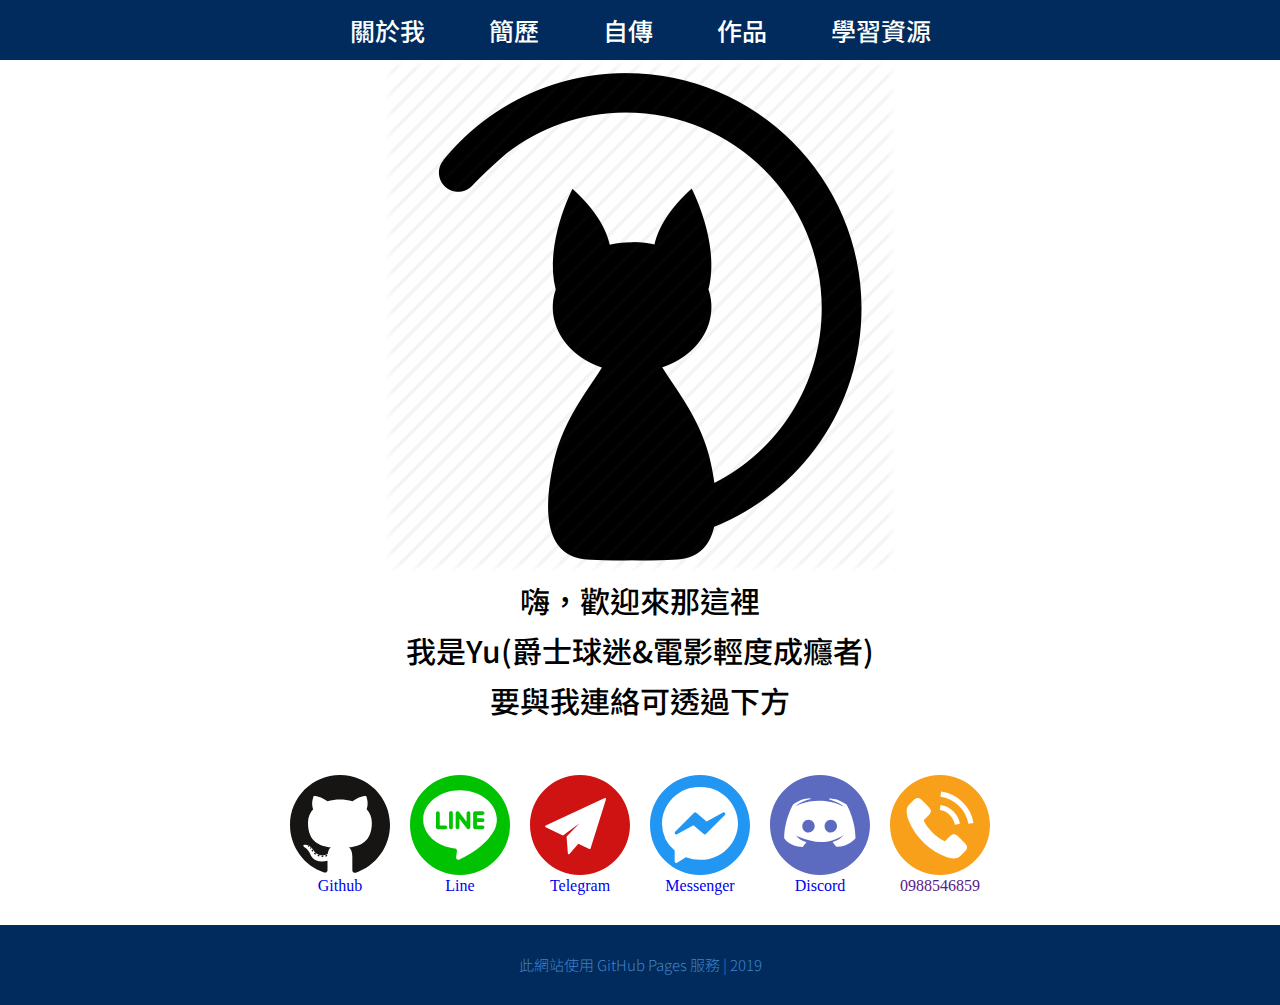
<file: index.html>
﻿<!DOCTYPE html>
<html>
<head>
    
	<title>TinU</title>

    <link href="https://fonts.googleapis.com/css?family=Noto+Sans+TC:300,500,900&display=swap&subset=chinese-traditional" rel="stylesheet">
 
    <link rel="stylesheet" href="css/cssreset.css" type="text/css">
    <link rel="stylesheet" href="css/style.css" type="text/css">   
</head>
<body>
    
    <div class="wrapper">
        <header>
                <ul>
                    <li><a class="nav_item" href="https://tinulink.github.io/">關於我</a></li>
                    <li><a class="nav_item" href="https://tinulink.github.io/pages_resume">簡歷</a></li>
                    <li><a class="nav_item" href="https://tinulink.github.io/pages_autobiography">自傳</a></li>
                    <li><a class="nav_item" href="https://tinulink.github.io/cworks">作品</a></li>
                    <li><a class="nav_item" href="#">學習資源</a></li>
                </ul>
        </header>

        <div style="text-align: center; position: relative;">
            <img src="img/face.png" alt="face">
            <h2>嗨，歡迎來那這裡<br>我是Yu(爵士球迷&電影輕度成癮者)<br>要與我連絡可透過下方</h2>
        </div>

        <div style="height: 50px; "></div>
        
        <div class="widthctrl">
            <div class="container_flex">
                <div><a href="https://github.com/TinULink"><img class="social_ico" src="img/socail_github.svg"><h5>Github</h5></a></div>
                <div><a href="https://line.me/ti/p/YLjtEjp0ch"><img class="social_ico" src="img/socail_line.svg"><h5>Line</h5></a></div>
                <div><a href="https://t.me/TinULink"><img class="social_ico" src="img/socail_email.svg"><h5>Telegram</h5></a></div>
                <div><a href="http://m.me/stygianlong"><img class="social_ico" src="img/socail_messenger.svg"><h5>Messenger</h5></a></div>
                <div><a href="https://discord.gg/ypWWgRS"><img class="social_ico" src="img/socail_discord.svg"><h5>Discord</h5></a></div>
                <div><a href=""><img class="social_ico" src="img/socail_phone.svg"><h5>0988546859</h5></a></div>
            </div>
        </div>

        <footer>
                <span>此網站使用 GitHub Pages 服務 | 2019</span>
        </footer>
    </div>

</body>
</html>
</file>
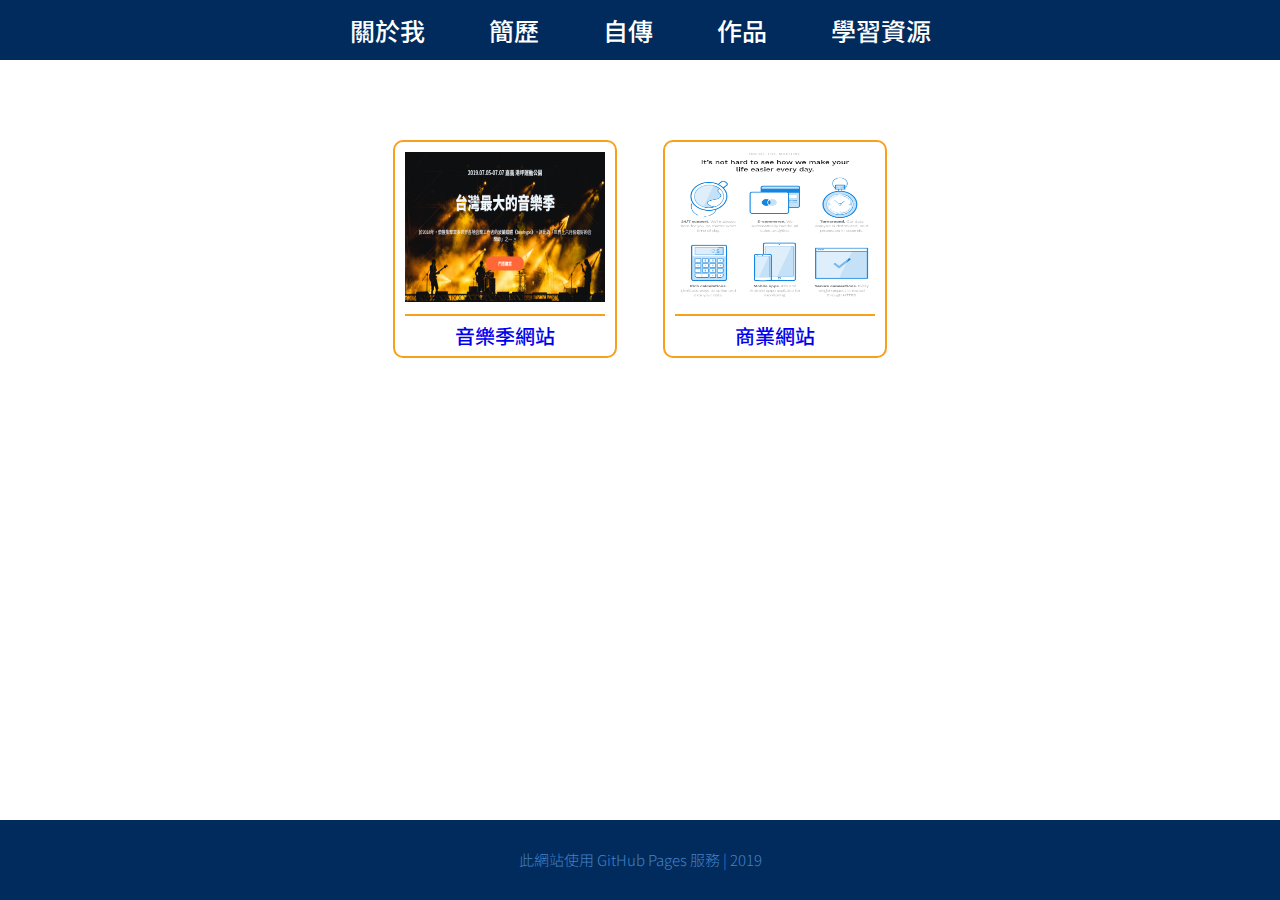
<file: cworks/index.html>
<!DOCTYPE html>
<head>
	<meta http-equiv="Content-Type" content="text/html; charset=UTF-8" />
	<title>作品</title>
	<link rel="stylesheet" href="css/cssreset.css">
	<link rel="stylesheet" href="css/style.css">
	<link href="https://fonts.googleapis.com/css?family=Noto+Sans+TC:300,500,900&amp;display=swap&amp;subset=chinese-traditional" rel="stylesheet">
	<link href="https://fonts.googleapis.com/css?family=Noto+Serif+TC:400,600&display=swap" rel="stylesheet">
</head>
<body>
	<div class="wrapper">

		<header>
				<ul>
					<li><a class="nav_item" href="https://tinulink.github.io/">關於我</a></li>
					<li><a class="nav_item" href="https://tinulink.github.io/pages_resume">簡歷</a></li>
					<li><a class="nav_item" href="https://tinulink.github.io/pages_autobiography">自傳</a></li>
					<li><a class="nav_item" href="https://tinulink.github.io/cworks">作品</a></li>
					<li><a class="nav_item" href="#">學習資源</a></li>
				</ul>
		</header>

		<div class="widthctrl">
			<div class="container_flex">
				<div class="flex_item">
					<a target="_blank" href="https://tinulink.github.io/cworks/01">
						<img src="img/c01.png"">
						<hr style="border: 1px solid #f9a01b;">
						<div>音樂季網站</div>
					</a>
				</div>
				<div class="flex_item">
					<a target="_blank" href="https://tinulink.github.io/cworks/02">
						<img src="img/c02.png"">
						<hr style="border: 1px solid #f9a01b;">
						<div>商業網站</div>
					</a>
				</div>
			</div>
		</div>
	<footer>
			<span>此網站使用 GitHub Pages 服務 | 2019</span>
	</footer>
</div>

</body>
</html>
</file>
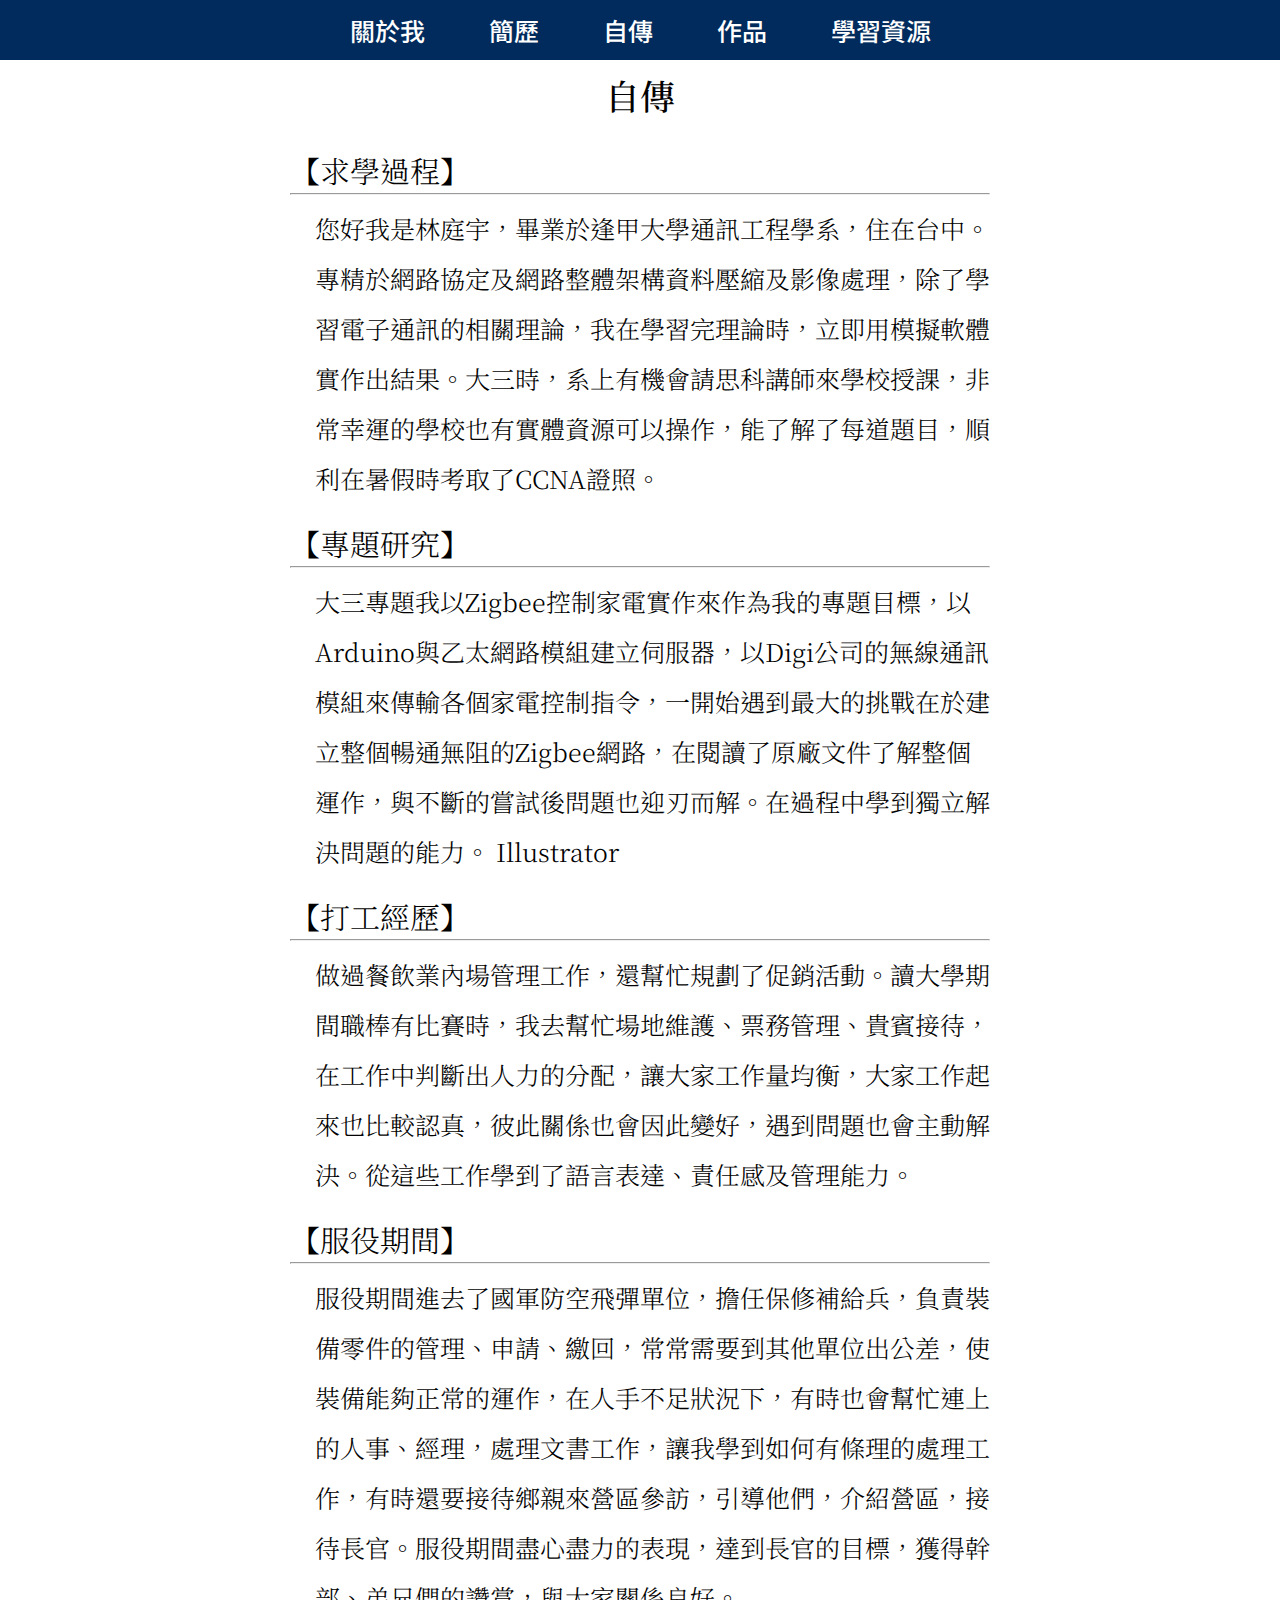
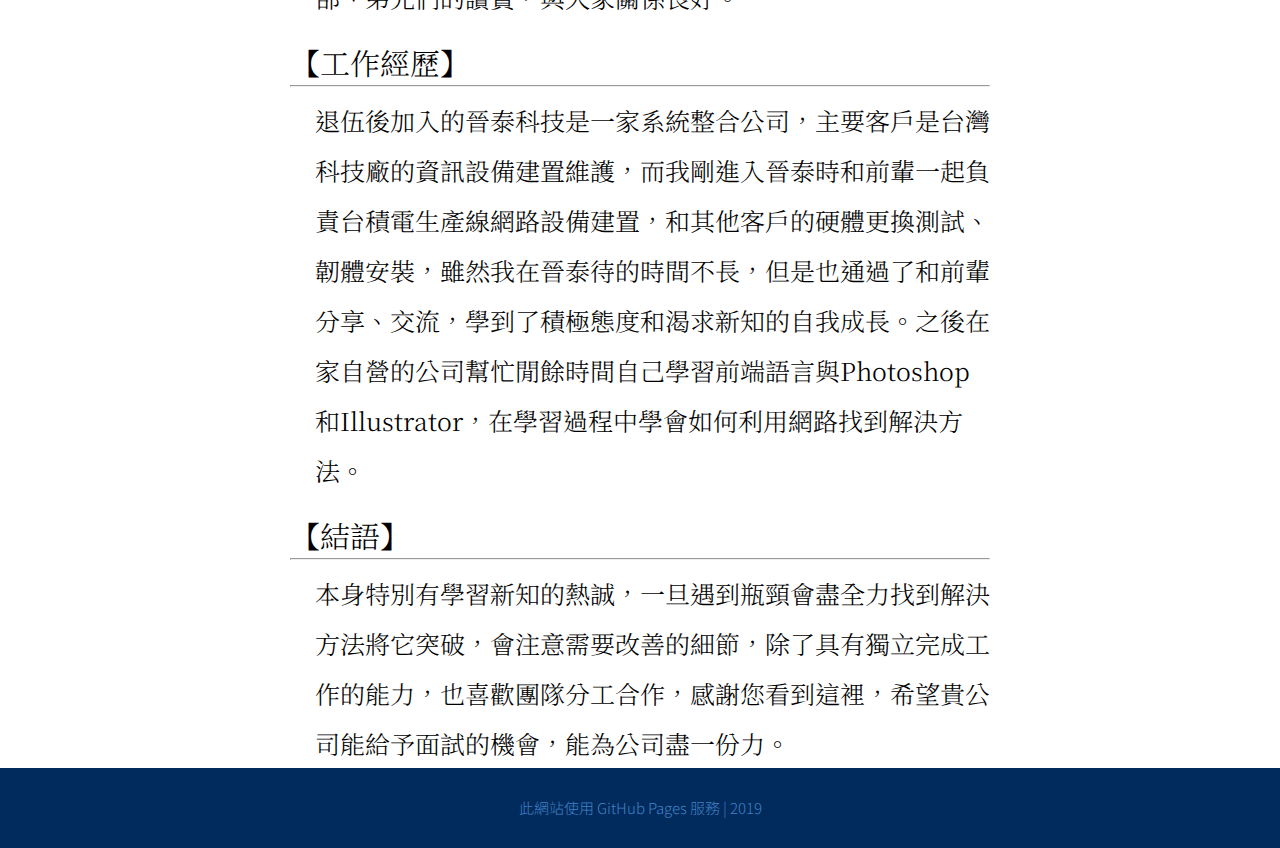
<file: pages_autobiography/index.html>
<!DOCTYPE html>
<head>
	<meta http-equiv="Content-Type" content="text/html; charset=UTF-8" />
	<title>簡歷</title>
	<link rel="stylesheet" href="css/cssreset.css">
	<link rel="stylesheet" href="css/style.css">
	<link href="https://fonts.googleapis.com/css?family=Noto+Sans+TC:300,500,900&amp;display=swap&amp;subset=chinese-traditional" rel="stylesheet">
	<link href="https://fonts.googleapis.com/css?family=Noto+Serif+TC:400,600&display=swap" rel="stylesheet">
</head>
<body>
	<div class="wrapper">

		<header>
				<ul>
					<li><a class="nav_item" href="https://tinulink.github.io/">關於我</a></li>
					<li><a class="nav_item" href="https://tinulink.github.io/pages_resume">簡歷</a></li>
					<li><a class="nav_item" href="https://tinulink.github.io/pages_autobiography">自傳</a></li>
					<li><a class="nav_item" href="https://tinulink.github.io/cworks">作品</a></li>
					<li><a class="nav_item" href="#">學習資源</a></li>
				</ul>
		</header>

		<div class="widthctrl">
			<div id="resume">
				<h3>自傳</h3>
				<h4>【求學過程】</h4><hr>
				<h5>您好我是林庭宇，畢業於逢甲大學通訊工程學系，住在台中。專精於網路協定及網路整體架構資料壓縮及影像處理，除了學習電子通訊的相關理論，我在學習完理論時，立即用模擬軟體實作出結果。大三時，系上有機會請思科講師來學校授課，非常幸運的學校也有實體資源可以操作，能了解了每道題目，順利在暑假時考取了CCNA證照。
				</h5>
				<h4>【專題研究】</h4><hr>
				<h5>大三專題我以Zigbee控制家電實作來作為我的專題目標，以Arduino與乙太網路模組建立伺服器，以Digi公司的無線通訊模組來傳輸各個家電控制指令，一開始遇到最大的挑戰在於建立整個暢通無阻的Zigbee網路，在閱讀了原廠文件了解整個運作，與不斷的嘗試後問題也迎刃而解。在過程中學到獨立解決問題的能力。
					Illustrator
				</h5>
				<h4>【打工經歷】</h4><hr>
				<h5>做過餐飲業內場管理工作，還幫忙規劃了促銷活動。讀大學期間職棒有比賽時，我去幫忙場地維護、票務管理、貴賓接待，在工作中判斷出人力的分配，讓大家工作量均衡，大家工作起來也比較認真，彼此關係也會因此變好，遇到問題也會主動解決。從這些工作學到了語言表達、責任感及管理能力。</h5>
				<h4>【服役期間】</h4><hr>
				<h5>服役期間進去了國軍防空飛彈單位，擔任保修補給兵，負責裝備零件的管理、申請、繳回，常常需要到其他單位出公差，使裝備能夠正常的運作，在人手不足狀況下，有時也會幫忙連上的人事、經理，處理文書工作，讓我學到如何有條理的處理工作，有時還要接待鄉親來營區參訪，引導他們，介紹營區，接待長官。服役期間盡心盡力的表現，達到長官的目標，獲得幹部、弟兄們的讚賞，與大家關係良好。</h5>
				<h4>【工作經歷】</h4><hr>
				<h5>退伍後加入的晉泰科技是一家系統整合公司，主要客戶是台灣科技廠的資訊設備建置維護，而我剛進入晉泰時和前輩一起負責台積電生產線網路設備建置，和其他客戶的硬體更換測試、韌體安裝，雖然我在晉泰待的時間不長，但是也通過了和前輩分享、交流，學到了積極態度和渴求新知的自我成長。之後在家自營的公司幫忙閒餘時間自己學習前端語言與Photoshop和Illustrator，在學習過程中學會如何利用網路找到解決方法。</h5>
				<h4>【結語】</h4><hr>
				<h5>本身特別有學習新知的熱誠，一旦遇到瓶頸會盡全力找到解決方法將它突破，會注意需要改善的細節，除了具有獨立完成工作的能力，也喜歡團隊分工合作，感謝您看到這裡，希望貴公司能給予面試的機會，能為公司盡一份力。</h5>
			</div>
		</div>
	<footer>
			<span>此網站使用 GitHub Pages 服務 | 2019</span>
	</footer>
</div>

</body>
</html>
</file>
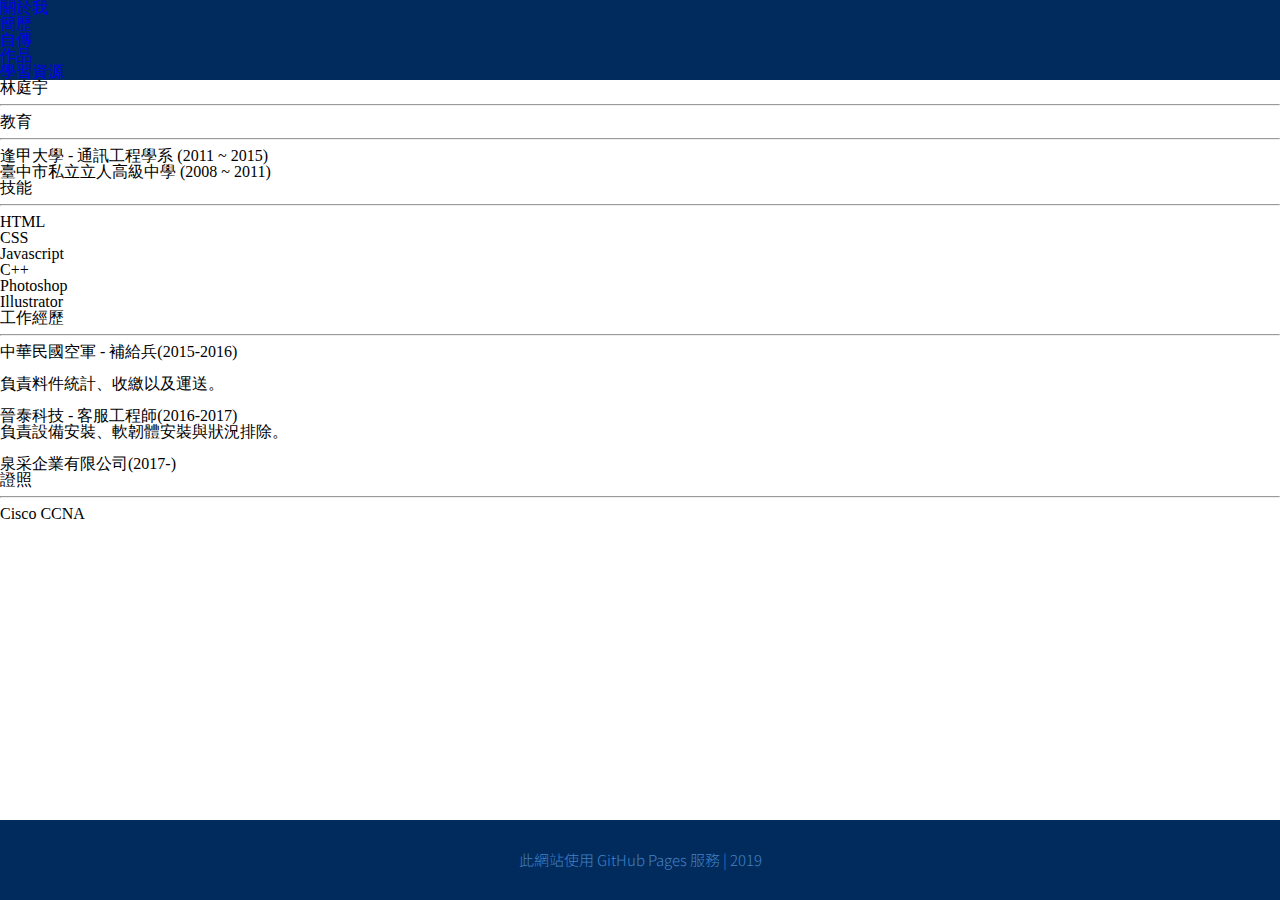
<file: pages_resume/index.html>
<!DOCTYPE html>
<head>
	<meta http-equiv="Content-Type" content="text/html; charset=UTF-8" />
	<title>簡歷</title>
	<link rel="stylesheet" href="css/cssreset.css">
	<link rel="stylesheet" href="css/style.css">
	<link href="https://fonts.googleapis.com/css?family=Noto+Sans+TC:300,500,900&amp;display=swap&amp;subset=chinese-traditional" rel="stylesheet">
	<link href="https://fonts.googleapis.com/css?family=Noto+Serif+TC:400,600&display=swap" rel="stylesheet">
</head>
<body>
	<div class="wrapper">
		<header>
				<ul>
					<li><a class="nav_item" href="https://tinulink.github.io/">關於我</a></li>
					<li><a class="nav_item" href="https://tinulink.github.io/pages_resume">簡歷</a></li>
					<li><a class="nav_item" href="https://tinulink.github.io/pages_autobiography">自傳</a></li>
					<li><a class="nav_item" href="https://tinulink.github.io/cworks">作品</a></li>
					<li><a class="nav_item" href="#">學習資源</a></li>
				</ul>
		</header>

		<div class="widthctrl">
			<div id="resume">
				<h3>林庭宇</h3><hr>
				<h4>教育</h4><hr>
				<h5>逢甲大學 - 通訊工程學系 (2011 ~ 2015)<br>
					臺中市私立立人高級中學 (2008 ~ 2011)
				</h5>
				<h4>技能</h4><hr>
				<h5>
					HTML<br>
					CSS<br>
					Javascript<br>
					C++<br>
					Photoshop<br>
					Illustrator
				</h5>
				<h4>工作經歷</h4><hr>
				<h5>中華民國空軍 - 補給兵(2015-2016)</h5><br>
					<h6>負責料件統計、收繳以及運送。</h6><br>
				<h5>晉泰科技 - 客服工程師(2016-2017)<br>
					<h6>負責設備安裝、軟韌體安裝與狀況排除。</h6><br>
				<h5>泉采企業有限公司(2017-)</h5>
				<h4>證照</h4><hr>
				<h5>Cisco CCNA</h5>
				<br>
			</div>
		</div>
		<footer>
				<span>此網站使用 GitHub Pages 服務 | 2019</span>
		</footer>
	</div>

</body>
</html>
</file>
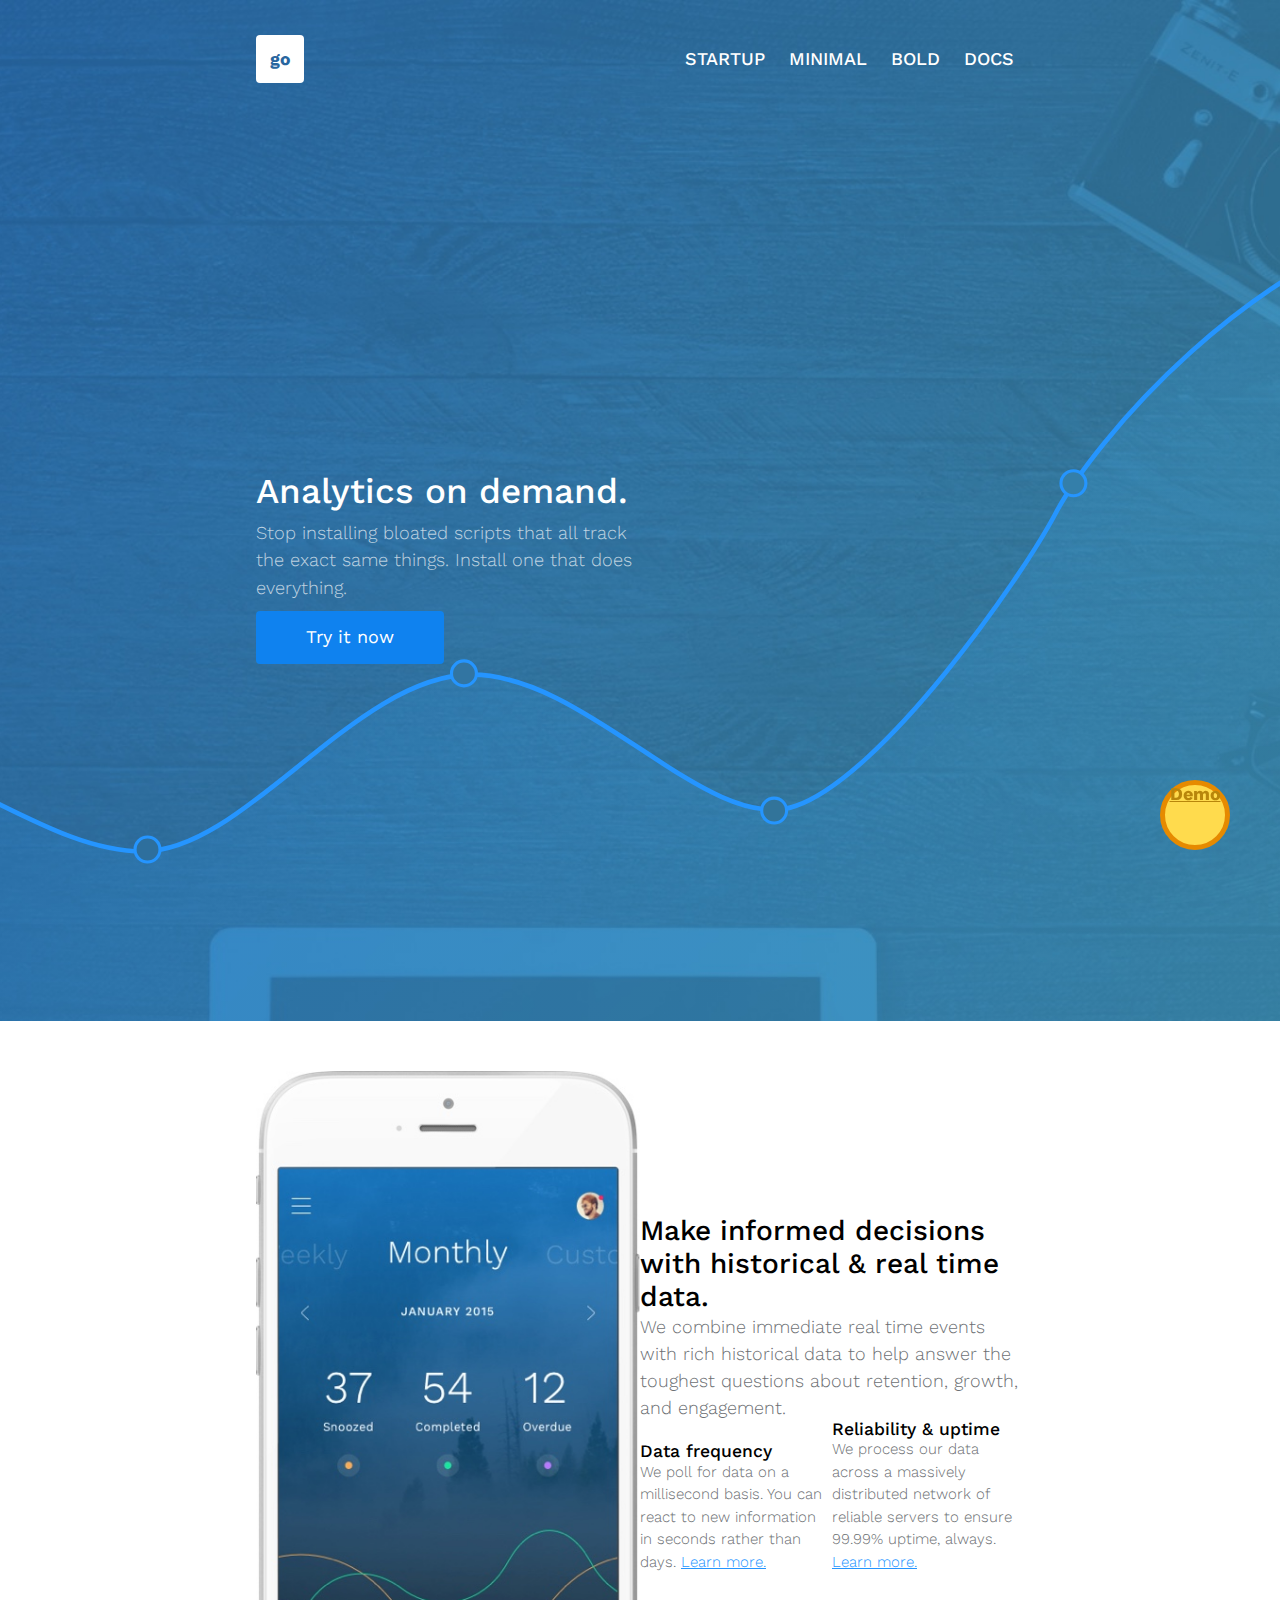
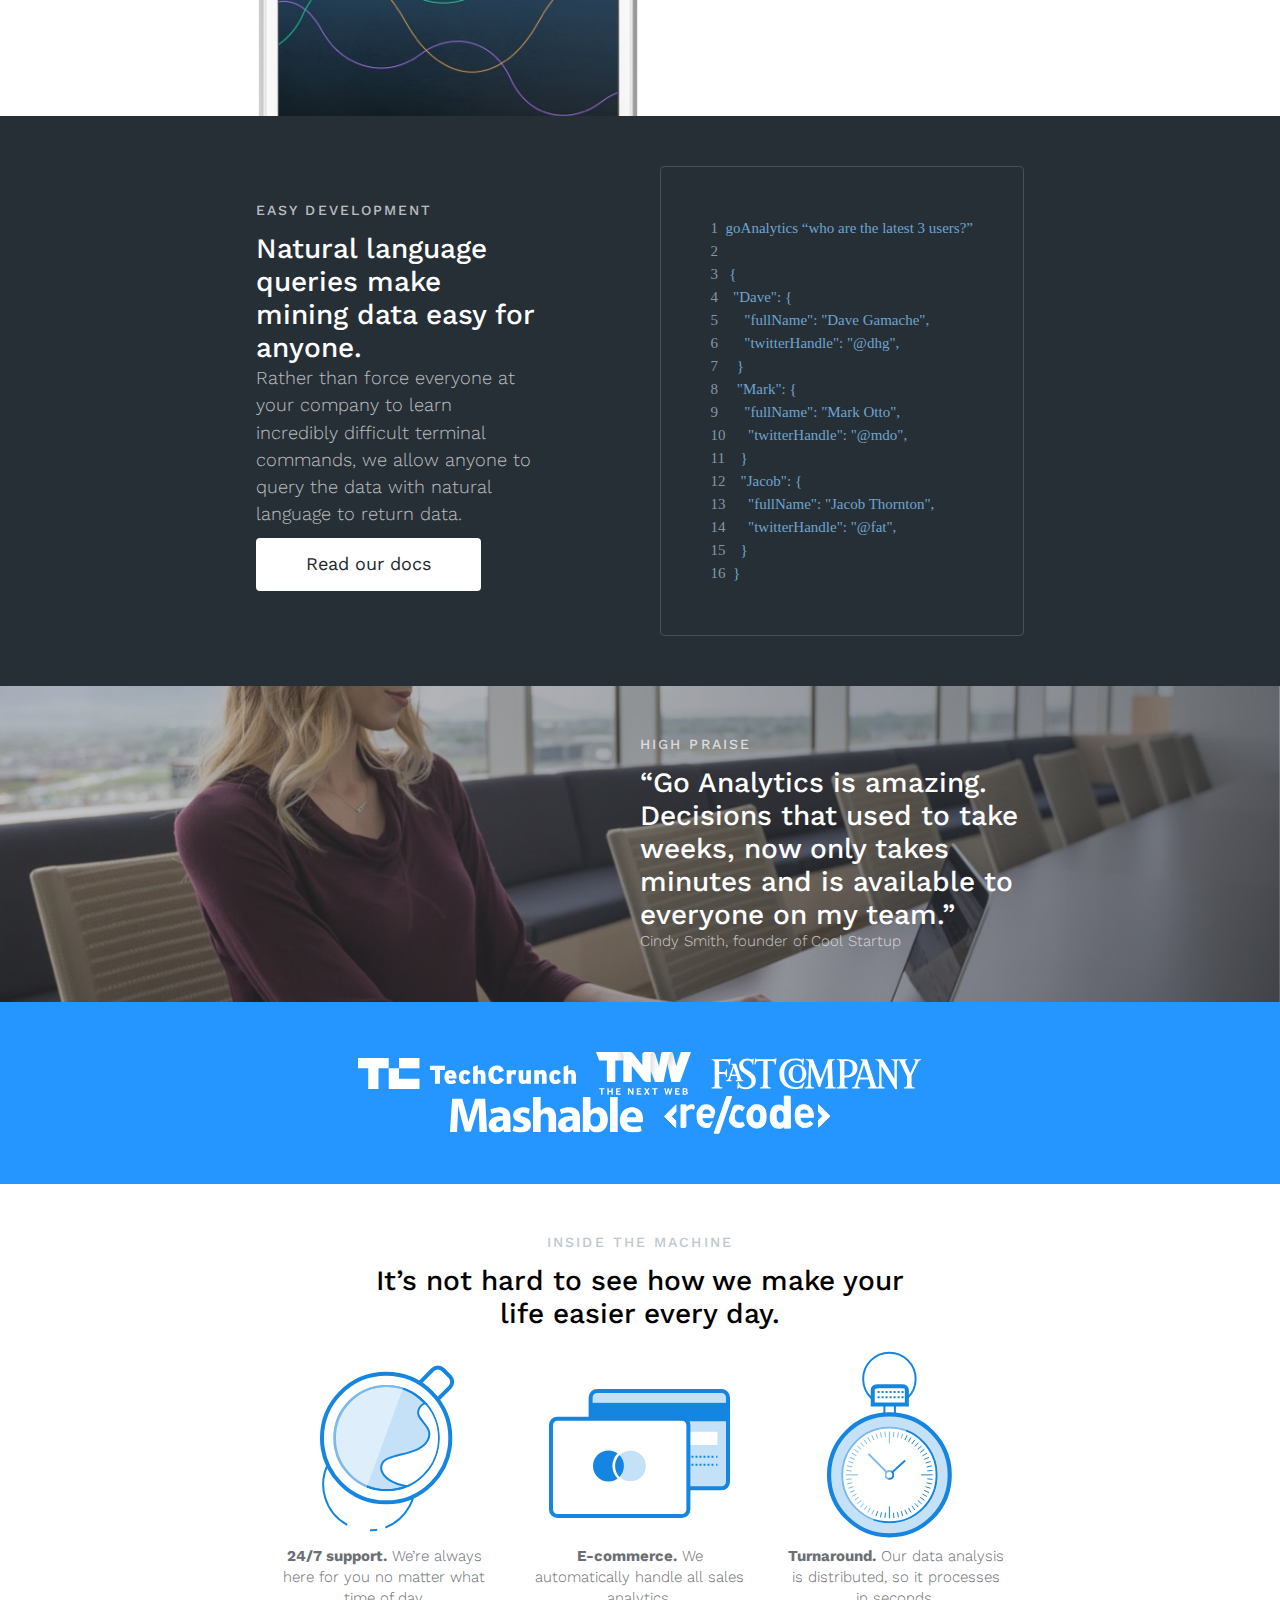
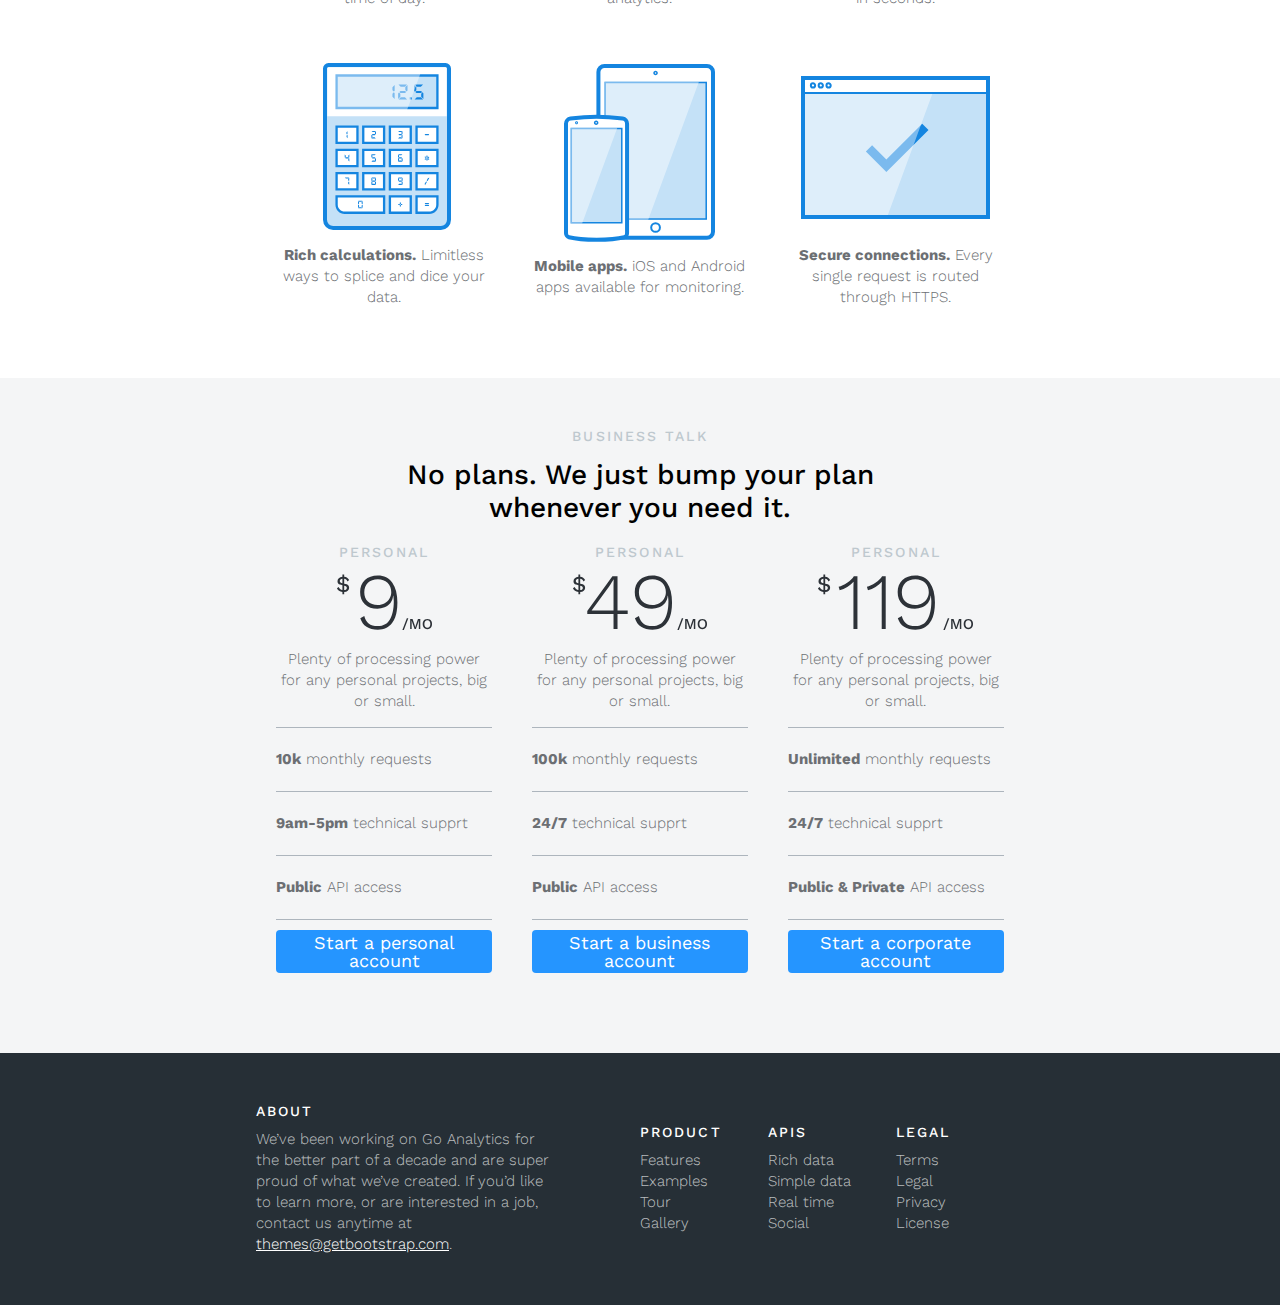
<file: cworks/02/index.html>
<!DOCTYPE html>
<head>
    <meta charset="UTF-8">
    <link rel="stylesheet" href="cssreset.css">
    <link rel="stylesheet" href="style.css">
    <link rel="stylesheet" href="center.css">
    <link href="https://fonts.googleapis.com/css?family=Work+Sans:300,400,500,700" rel="stylesheet">
  <!--  <style>
        
        *{
            outline : 1px solid red;
        }
       
     
    </style> -->

</head>
<body>
    

    <div style="position: fixed; bottom: 50px; right: 50px; ">
        <a href="http://themes.getbootstrap.com/preview/?theme_id=1471" target="_blank" class="fixedico">Demo</a>
    </div>
    <div style=" background-image: url(startup-0.svg),url(startup-1.jpg); 
    background-size: cover,cover; background-repeat: no-repeat; background-position: bottom; z-index: 0.9; overflow: hidden;">
        <div class="widthctrl" style="margin: 0px auto;">
            <nav style="height: 117px; display: flex; ">
                <a  style=" align-self:center; flex: 0.5 0 0;">
                    <div id="logogo">go</div>
                </a>
                <ul style=" align-self:center; flex: 0.5 0 0; text-align: right;">
                    <a class="navitem"><li>STARTUP</li></a>
                    <a class="navitem"><li>MINIMAL</li></a>
                    <a class="navitem"><li>BOLD</li></a>
                    <a class="navitem"><li>DOCS</li></a>
                </ul>
            </nav>
            <div class="block" style=" height: 904px; display: flex;">
                <div class="" style=" align-self:center; flex: 0.5 0 0;">
                    <h1>Analytics on demand.</h1>
                    <p>Stop installing bloated scripts that all track the exact same things. Install one that does everything.</p>
                    <button class="bluebtn">Try it now</button>
                </div>
            </div>
        </div>
    </div>
    
    <div style="overflow: hidden;">
        <div class="widthctrl ccontainer" style=" margin: 50px auto 0px auto;">
            <div id="iphone1" style="align-self: flex-end; flex: 1 0 0;">
                <img  src="startup-2.jpg" style="vertical-align: bottom; max-width: 100%;">
            </div>

            <div class="" style="width: 50%; align-self:center; flex: 1 0 0;">
                <div class="" style="">
                    
                    <h2 style="color: black;">Make informed decisions with historical & real time data.</h2>
                    <p style="font-size: 18px; color: rgb(108, 111, 115);">We combine immediate real time events with rich historical data to help answer the toughest questions about retention, growth, and engagement.</p> 
                        <div style="width: 50%; display: inline-block;">
                            <h3>Data frequency</h3>
                            <p style="font-size: 15px; color: rgb(108, 111, 115);">We poll for data on a millisecond basis. You can react to new information in seconds rather than days. <a href="#" style="color: #2595FF;">Learn more.</a></p>
                        </div><div style="width: 50%; display: inline-block;">
                            <h3>Reliability & uptime</h3>
                            <p style="font-size: 15px; color: rgb(108, 111, 115);">We process our data across a massively distributed network of reliable servers to ensure 99.99% uptime, always. <a href="#" style="color: #2595FF;">Learn more.</a></p>
                        </div>
                    
                </div>
            </div>
        </div>
    </div>    
  
    <div style="background-color: #262f36; overflow: hidden;">
        <div class="widthctrl" style="display: flex; align-items: center; flex-wrap: wrap; ">
            <div style="flex: 1 0 0;">
                <div class="subtitle">EASY DEVELOPMENT</div>
                <h2 style="color: white;">Natural language queries make mining data easy for anyone.</h2>
                <p>Rather than force everyone at your company to learn incredibly difficult terminal commands, we allow anyone to query the data with natural language to return data.</p>
                <button class="whitebtn">Read our docs</button>
            </div>
            <div style="flex: 1 0.8 0;">
                <div style="padding-left: 120px;">
                    <div style="border: 1px solid rgb(73, 81, 88); border-radius: 4.2px; padding: 50px; ">
                        <table>
                            <tr><th class="codeno">1</th><th class="codejson">goAnalytics “who are the latest 3 users?”</th></tr>
                            <tr><th class="codeno">2</th><th class="codejson"></th></tr>
                            <tr><th class="codeno">3</th><th class="codejson"> {</th></tr>
                            <tr><th class="codeno">4</th><th class="codejson">  "Dave": {</th></tr>
                            <tr><th class="codeno">5</th><th class="codejson">     "fullName": "Dave Gamache",</th></tr>
                            <tr><th class="codeno">6</th><th class="codejson">     "twitterHandle": "@dhg",</th></tr>
                            <tr><th class="codeno">7</th><th class="codejson">   }</th></tr>
                            <tr><th class="codeno">8</th><th class="codejson">   "Mark": {</th></tr>
                            <tr><th class="codeno">9</th><th class="codejson">     "fullName": "Mark Otto",</th></tr>
                            <tr><th class="codeno">10</th><th class="codejson">      "twitterHandle": "@mdo",</th></tr>
                            <tr><th class="codeno">11</th><th class="codejson">    }</th></tr>
                            <tr><th class="codeno">12</th><th class="codejson">    "Jacob": {</th></tr>
                            <tr><th class="codeno">13</th><th class="codejson">      "fullName": "Jacob Thornton",</th></tr>
                            <tr><th class="codeno">14</th><th class="codejson">      "twitterHandle": "@fat",</th></tr>
                            <tr><th class="codeno">15</th><th class="codejson">    }</th></tr>
                            <tr><th class="codeno">16</th><th class="codejson">  }</th></tr>
                        </table>
                    </div>
                </div>
            </div>
        </div>
    </div>
    
    <div style=" background-image: url(startup-3.jpg); background-position: center; background-size: cover; background-repeat: no-repeat; overflow: hidden;">
        <div class="widthctrl ccontainer" style="justify-content: flex-end;">
            <div style="width: 50%; align-self:center; flex: 0.5 0 0;">
                <div class="subtitle">HIGH PRAISE</div>
                <h2 style="color: white;">“Go Analytics is amazing. Decisions that used to take weeks, now only takes minutes and is available to everyone on my team.”</h2>
                <div class="subtitle2">Cindy Smith, founder of Cool Startup</div>
            </div>
        </div>
    </div>
    
    
    <div style="background-color: #2595ff; overflow: hidden;">
        <div class="widthctrl ccontainer">
            <img class="imgitem" src="startup-4.svg">
            <img class="imgitem" src="startup-5.svg">
            <img class="imgitem" src="startup-6.svg">
            <img class="imgitem" src="startup-7.svg">
            <img class="imgitem" src="startup-8.svg">
        </div>
    </div>
   
    
    <div style="overflow: hidden;">
        <div class="widthctrl ccontainer" style="align-items: center; align-content: center; text-align: center;">
            <div style="flex: 0 0 100%;">
                <div class="subtitle" style="color: rgb(190, 200, 206);">INSIDE THE MACHINE</div>
                <h2 style="text-align: center; width: 560px; margin: auto;">It’s not hard to see how we make your life easier every day.</h2>
            </div>

            <div class="conitem"><img class="imgitem2" src="startup-9.svg"><p class="subtitle3"><b>24/7 support.</b> We’re always here for you no matter what time of day.</p></div>
            <div class="conitem"><img class="imgitem2" src="startup-10.svg"><p class="subtitle3"><b>E-commerce.</b> We automatically handle all sales analytics.</p></div>
            <div class="conitem"><img class="imgitem2" src="startup-11.svg"><p class="subtitle3"><b>Turnaround.</b> Our data analysis is distributed, so it processes in seconds.</p></div>
            <div class="conitem"><img class="imgitem2" src="startup-12.svg"><p class="subtitle3"><b>Rich calculations.</b> Limitless ways to splice and dice your data.</p></div>
            <div class="conitem"><img class="imgitem2" src="startup-13.svg"><p class="subtitle3"><b>Mobile apps.</b> iOS and Android apps available for monitoring.</p></div>
            <div class="conitem"><img class="imgitem2" src="startup-14.svg"><p class="subtitle3"><b>Secure connections.</b> Every single request is routed through HTTPS.</p></div>
        </div>
    </div>
    
    
    <div style="background-color: #f4f5f6; overflow: hidden;">
        <div class="widthctrl ccontainer" style="align-items: center; align-content: center; text-align: center;">
            <div style="flex: 0 0 100%;">
                <div class="subtitle" style="color: rgb(190, 200, 206);">BUSINESS TALK</div>
                <h2 style="text-align: center; width: 560px; margin: auto;">No plans. We just bump your plan whenever you need it.</h2>
            </div>
            <div class="conitem">
                <div class="subtitle" style="color: rgb(190, 200, 206);">PERSONAL</div>
                <img src="startup-15.svg">
                <p class="subtitle3" style="padding: 15px 0px;">Plenty of processing power for any personal projects, big or small.</p>
                <ul>
                    <li class="li1line subtitle3"><b>10k</b> monthly requests</li>
                    <li class="li1line subtitle3"><b>9am-5pm</b> technical supprt</li>
                    <li class="li2line subtitle3"><b>Public</b> API access</li>
                </ul>
                <button class="bluebtn2" style="width: 100%;">Start a personal account</button>
            </div>
            <div class="conitem">
                <div class="subtitle" style="color: rgb(190, 200, 206);">PERSONAL</div>
                <img src="startup-16.svg">
                <p class="subtitle3" style="padding: 15px 0px;">Plenty of processing power for any personal projects, big or small.</p>
                <ul>
                    <li class="li1line subtitle3"><b>100k</b> monthly requests</li>
                    <li class="li1line subtitle3"><b>24/7</b> technical supprt</li>
                    <li class="li2line subtitle3"><b>Public</b> API access</li>
                </ul>
                <button class="bluebtn2" style="width: 100%;">Start a business account</button>
            </div>
            <div class="conitem">
                <div class="subtitle" style="color: rgb(190, 200, 206);">PERSONAL</div>
                <img src="startup-17.svg">
                <p class="subtitle3" style="padding: 15px 0px;">Plenty of processing power for any personal projects, big or small.</p>
                <ul>
                    <li class="li1line subtitle3"><b>Unlimited</b> monthly requests</li>
                    <li class="li1line subtitle3"><b>24/7</b> technical supprt</li>
                    <li class="li2line subtitle3"><b>Public & Private</b> API access</li>
                </ul>
                <button class="bluebtn2" style="width: 100%;">Start a corporate account</button>
            </div>

        </div>    
    </div>
    <div style="background-color: #262f36; overflow: hidden;">
        <div class="widthctrl ccontainer" style="align-items: center;">
            
            <div style="flex: 3 0 0;">
                <div class="subtitle" style="color: rgb(255,255,255); padding-bottom: 10px;">ABOUT</div>
                <p class="subtitle3" style="padding-right: 85px; color: rgb(255,255,255,0.7); text-align: left;">We’ve been working on Go Analytics for the better part of a decade and are super proud of what we’ve created. If you’d like to learn more, or are interested in a job, contact us anytime at <a href="mailto:stygianlong@gmail.com" style="color: white;">themes@getbootstrap.com</a>.</p>
            </div>
            
            <div style="flex: 1 0 0;">
                <div class="subtitle" style="color: rgb(255,255,255); padding-bottom: 10px;">PRODUCT</div>
                <ul>
                    <il class="subtitle2">Features</il>
                    <il class="subtitle2">Examples</il>
                    <il class="subtitle2">Tour</il>
                    <il class="subtitle2">Gallery</il>
                </ul>
            </div>
            
            <div style="flex: 1 0 0;">
                <div class="subtitle" style="color: rgb(255,255,255); padding-bottom: 10px;">APIS</div>
                <ul>
                    <il class="subtitle2">Rich data</il>
                    <il class="subtitle2">Simple data</il>
                    <il class="subtitle2">Real time</il>
                    <il class="subtitle2">Social</il>
                </ul>
            </div>
            
            <div style="flex: 1 0 0;">
                <div class="subtitle" style="color: rgb(255,255,255); padding-bottom: 10px;">LEGAL</div>
                <ul>
                    <il class="subtitle2">Terms</il>
                    <il class="subtitle2">Legal</il>
                    <il class="subtitle2">Privacy</il>
                    <il class="subtitle2">License</il>
                </ul>
            </div>
            
        </div>
    </div>
</body>
</file>
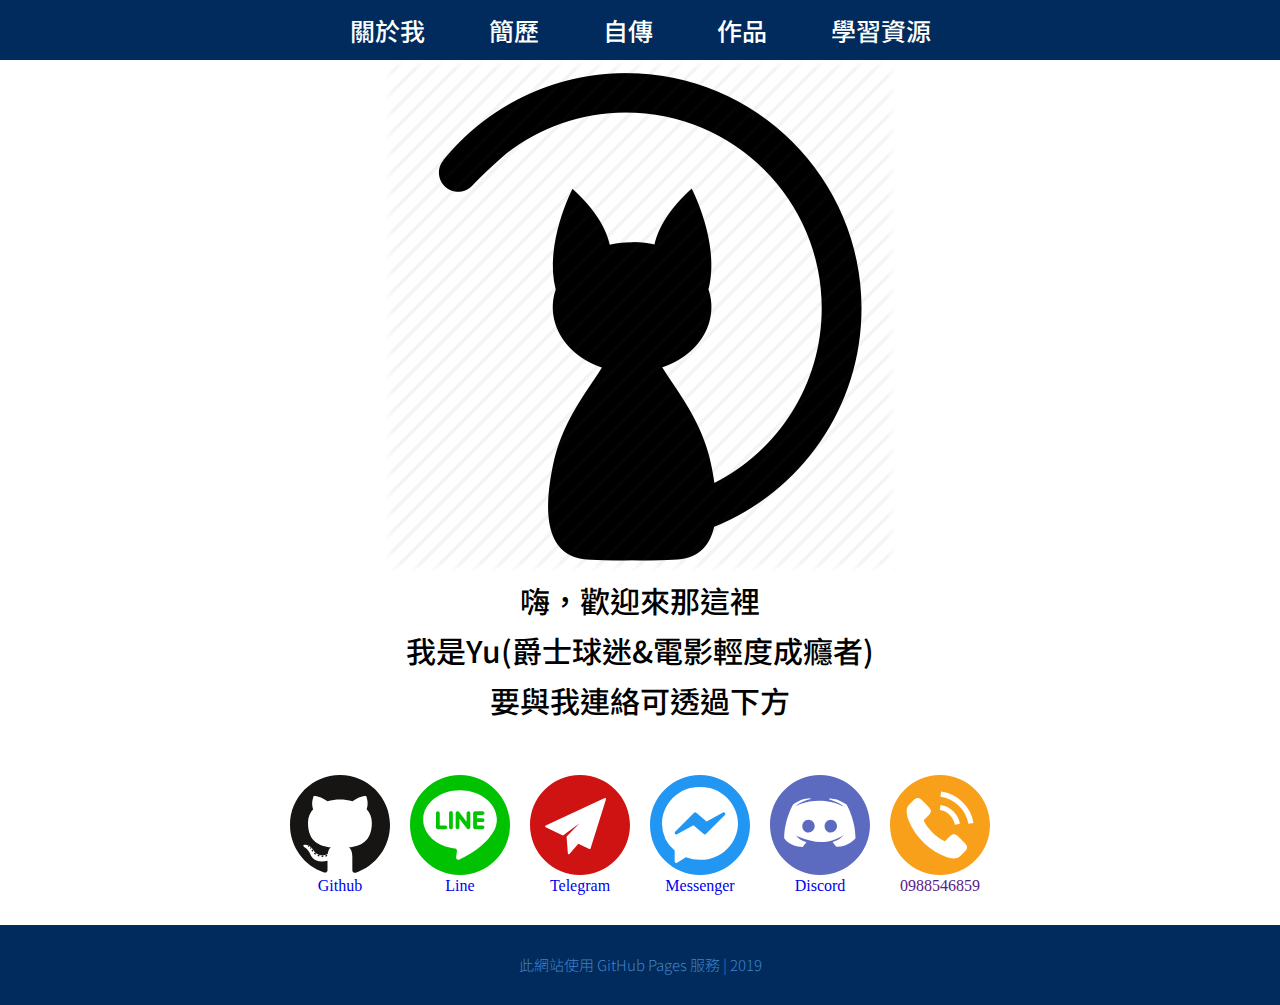
<file: test.html>
﻿<!DOCTYPE html>
<html>
<head>
    
	<title>TinU</title>

    <link href="https://fonts.googleapis.com/css?family=Noto+Sans+TC:300,500,900&display=swap&subset=chinese-traditional" rel="stylesheet">
 
    <link rel="stylesheet" href="css/cssreset.css" type="text/css">
    <link rel="stylesheet" href="css/style.css" type="text/css">   
</head>
<body>
    
    <div class="wrapper">
        <header>
                <ul>
                    <li><a class="nav_item" href="#">關於我</a></li>
                    <li><a class="nav_item" href="#">簡歷</a></li>
                    <li><a class="nav_item" href="#">自傳</a></li>
                    <li><a class="nav_item" href="#">作品</a></li>
                    <li><a class="nav_item" href="#">學習資源</a></li>
                </ul>
        </header>

        <div style="text-align: center; position: relative;">
            <img src="img/face.png" alt="face">
            <h2>嗨，歡迎來那這裡<br>我是Yu(爵士球迷&電影輕度成癮者)<br>要與我連絡可透過下方</h2>
        </div>
        <div style="height: 50px; "></div>
        <div class="widthctrl">
            <div class="container_flex">
                    <div><a href="https://github.com/TinULink"><img class="social_ico" src="img/socail_github.svg"><h5>Github</h5></a></div>
                    <div><a href="https://line.me/ti/p/YLjtEjp0ch"><img class="social_ico" src="img/socail_line.svg"><h5>Line</h5></a></div>
                    <div><a href="https://t.me/TinULink"><img class="social_ico" src="img/socail_email.svg"><h5>Telegram</h5></a></div>
                    <div><a href="http://m.me/stygianlong"><img class="social_ico" src="img/socail_messenger.svg"><h5>Messenger</h5></a></div>
                    <div><a href="https://discord.gg/ypWWgRS"><img class="social_ico" src="img/socail_discord.svg"><h5>Discord</h5></a></div>
                    <div><a href=""><img class="social_ico" src="img/socail_phone.svg"><h5>0988546859</h5></a></div>
            </div>
        </div>

        <footer>
                <span>此網站使用 GitHub Pages 服務 | 2019</span>
        </footer>
    </div>

</body>
</html>
</file>
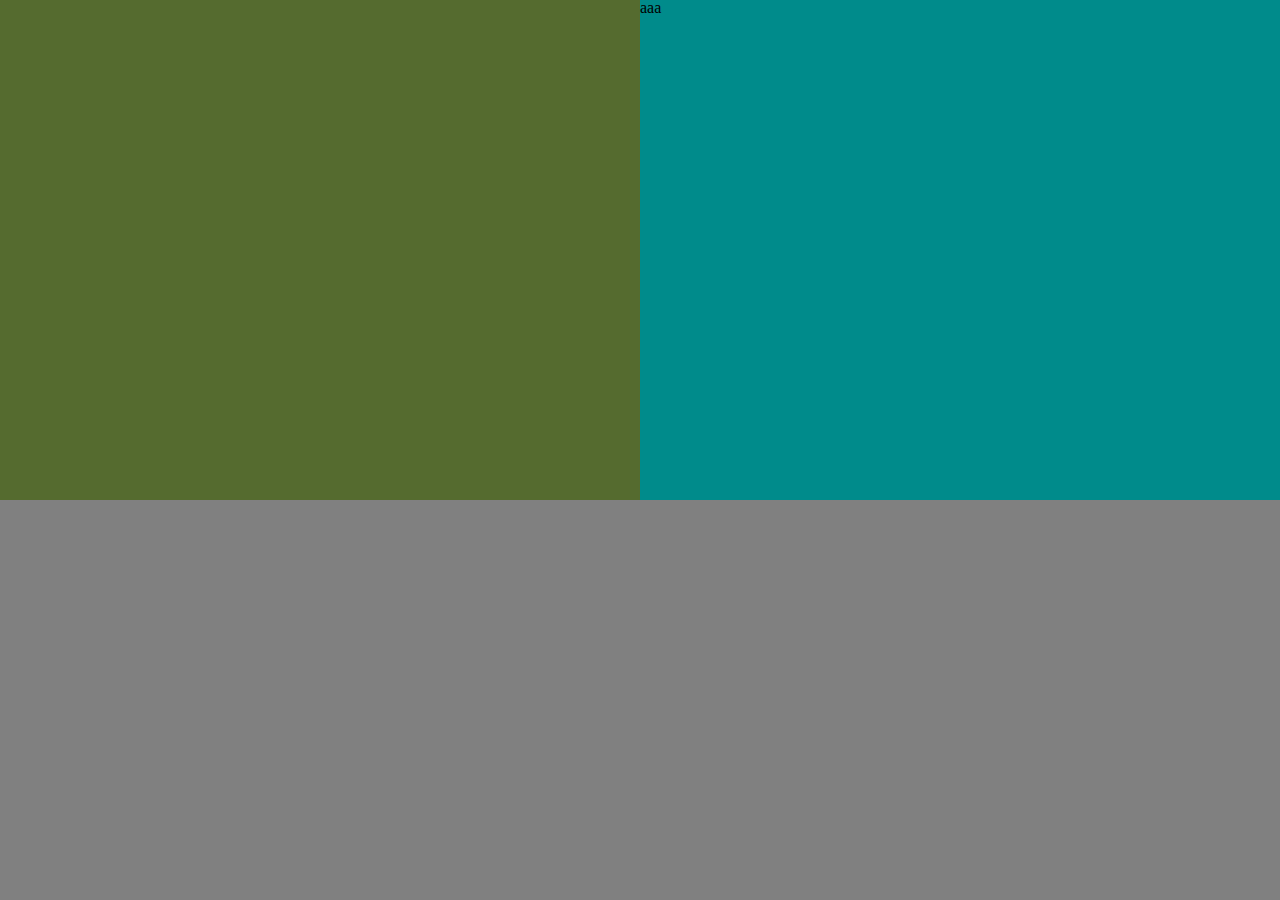
<file: cworks/02/Test.html>
<!DOCTYPE html>
<head>
    
    <link rel="stylesheet" href="cssreset.css">
    <style>
        body{background-color: grey;}
    </style>

</head>
<body>
    <div style="height: 500px;">
        <div class="block" style="display: flex; white-space: nowrap; height: 100%;">
            <div style="width: 50%; height: 100%; background-color: darkolivegreen; display: inline-block;"></div>
            <div class="centered" style="width: 50%; height: 100%; background-color: darkcyan; "><a style="align-items:center;">aaa</a></div>
        </div>
    </div>
</body>
</file>
<file: css/style.css>
* {
    text-decoration:none;
}

html,body {
    height: 100%;
}

h2{
    color: black;
    font-size: 30px;
    font-family: 'Noto Sans TC', sans-serif;
    font-weight: 500;
    line-height: 50px;
}

.wrapper {
    
    position: relative;
    min-height: 100%;
    padding-bottom: 80px;
    box-sizing: border-box;
}

header{
    background-color: #002B5C;
    width: 100%;
    text-align: center;
}

header > ul{
    display: block;
}

header > ul >li {
    display: inline-block;
}

a.nav_item {
    
    display: inline-block;
    height: 60px;
    color: white;
    font-size: 25px;
    line-height: 60px;
    font-family: 'Noto Sans TC', sans-serif;
    font-weight: 500;
    padding: 0px 10px 0px 10px;
    margin: auto 20px;
}

a.nav_item:hover {
    background-color: #f9a01b;
    transition-property: background-color,#f9a01b;
    transition-duration: 0.5s;
    transition-timing-function: ease-out;
}

.widthctrl {
    margin: auto;
    max-width: 700px;
    display: block;
}

.container_flex {
    display: flex;
    flex-flow: row;
    flex-wrap: wrap;
    justify-content: space-between;
    align-content: center;
    text-align: center;
}
.container_flex >div {
    display: block;
    width: 100px;
    height: 150px;
}

.social_ico {
    height: 100px;
}

.container_flex > div > a:hover{
    transition: 0.5s opacity;
    opacity: 0.5;
}

/* footer 語法在下方*/
footer {
    text-align: center;
    color: rgb(67, 128, 197);
    font-size: 15px;
    font-family: 'Noto Sans TC', sans-serif;
    font-weight: 300;
    overflow: hidden;
    line-height: 80px;

    height: 80px;
    position: absolute;
    width: 100%;
    bottom: 0px;
    background-color: #002B5C;
}
</file>
<file: cworks/css/style.css>
* {
    text-decoration:none;
}

html,body {
    height: 100%;
}

h2{
    color: black;
    font-size: 30px;
    font-family: 'Noto Sans TC', sans-serif;
    font-weight: 500;
    line-height: 50px;
}
h3,h4,h5 {
    color: black;
    font-family: 'Noto Serif TC', serif;
}

.wrapper {
    
    position: relative;
    min-height: 100%;
    padding-bottom: 80px;
    box-sizing: border-box;
}

header{
    background-color: #002B5C;
    width: 100%;
    text-align: center;
}

header > ul{
    display: block;
}

header > ul >li {
    display: inline-block;
}

a.nav_item {
    
    display: inline-block;
    height: 60px;
    color: white;
    font-size: 25px;
    line-height: 60px;
    font-family: 'Noto Sans TC', sans-serif;
    font-weight: 500;
    padding: 0px 10px 0px 10px;
    margin: auto 20px;
}

a.nav_item:hover {
    background-color: #f9a01b;
    transition-property: background-color,#f9a01b;
    transition-duration: 0.5s;
    transition-timing-function: ease-out;
}

.widthctrl {
    margin: auto;
    max-width: 700px;
    display: block;
}

.container_flex{
    margin: 80px;
    display: flex;
    flex-flow: row;
    flex-wrap: wrap;
    justify-content: space-around;
}

.flex_item{
    border: 2px solid #f9a01b;
    border-radius: 10px;
    padding: 10px;
    text-align: center;

    color: #002B5C;
    font-size: 20px;
    font-family: 'Noto Sans TC', sans-serif;
    font-weight: 500;
    line-height: 20px;
}

.flex_item:hover {
    box-shadow:  5px 5px 5px rgba(0,0,0,0.5);
    transition-property: box-shadow,rgba(0,0,0,0.5);
    transition-duration: 0.2s;
    transition-timing-function: ease-out;
}

.flex_item > a > img {
    height: 150px;
    width: 200px;
}

/* footer 語法在下方*/
footer {
    text-align: center;
    color: rgb(67, 128, 197);
    font-size: 15px;
    font-family: 'Noto Sans TC', sans-serif;
    font-weight: 300;
    overflow: hidden;
    line-height: 80px;

    height: 80px;
    position: absolute;
    width: 100%;
    bottom: 0px;
    background-color: #002B5C;
}
</file>
<file: pages_autobiography/css/style.css>
* {
    text-decoration:none;
}

html,body {
    height: 100%;
}

h2{
    color: black;
    font-size: 30px;
    font-family: 'Noto Sans TC', sans-serif;
    font-weight: 500;
    line-height: 50px;
}
h3,h4,h5 {
    color: black;
    font-family: 'Noto Serif TC', serif;
}

h3{
    text-align: center;
    font-size: 35px;
    font-weight: 500;
    line-height: 70px;
}

h4{
    margin-top: 25px;
    text-align: left;
    font-size: 30px;
    font-weight: 300;
}

h5{
    margin-left: 25px;
    text-align: left;
    font-size: 25px;
    font-weight: 300;
    line-height: 50px;
}
h6{
    margin-left: 40px;
    text-align: left;
    font-size: 22px;
    font-weight: 300;
    line-height: 35px;
}
.wrapper {
    
    position: relative;
    min-height: 100%;
    padding-bottom: 80px;
    box-sizing: border-box;
}

header{
    background-color: #002B5C;
    width: 100%;
    text-align: center;
}

header > ul{
    display: block;
}

header > ul >li {
    display: inline-block;
}

a.nav_item {
    
    display: inline-block;
    height: 60px;
    color: white;
    font-size: 25px;
    line-height: 60px;
    font-family: 'Noto Sans TC', sans-serif;
    font-weight: 500;
    padding: 0px 10px 0px 10px;
    margin: auto 20px;
}

a.nav_item:hover {
    background-color: #f9a01b;
    transition-property: background-color,#f9a01b;
    transition-duration: 0.5s;
    transition-timing-function: ease-out;
}

.widthctrl {
    margin: auto;
    max-width: 700px;
    display: block;
}


/* footer 語法在下方*/
footer {
    text-align: center;
    color: rgb(67, 128, 197);
    font-size: 15px;
    font-family: 'Noto Sans TC', sans-serif;
    font-weight: 300;
    overflow: hidden;
    line-height: 80px;

    height: 80px;
    position: absolute;
    width: 100%;
    bottom: 0px;
    background-color: #002B5C;
}
</file>
<file: pages_resume/css/style.css>
* {
    text-decoration:none;
}

html, body{
    min-height: 100%;
    height: 100%;
    max-height: 100%;
}

header {
    background-color: #002B5C;
}

#contenter {
    margin: auto;
    width: 700px;
}

footer {
    text-align: center;
    color: rgb(67, 128, 197);
    font-size: 15px;
    font-family: 'Noto Sans TC', sans-serif;
    font-weight: 300;

    line-height: 80px;

    display: block;
    width: 100%;
    background-color: #002B5C;
    
    margin-top: 200px;
    height: 80px;
    position: absolute;
    bottom: 0px;
}
</file>
<file: cworks/02/style.css>
#logogo{
    display: inline-block;
    width: 48px;
    height: 48px;
    display: inline-block;
    background-color: white;
    border-radius: 4px;
    color: #28669F;
    font-family: 'Work Sans', sans-serif;
    font-weight: 700;
    font-size: 17.5px;
    text-align: center;
    line-height: 48px;
    margin: 0px;
}

.fixedico{
    display: block;
    border: 5px rgb(230, 138, 0) solid;
    border-radius: 60px;
    background-color: rgb(255, 219, 77);
    height: 60px;
    width: 60px;
    font-family: 'Work Sans', sans-serif;
    font-size: 18px;
    font-weight: 700;
    color: darkgoldenrod;
    text-align: center;
}


#iphone1{
    display: block;
    height: 100%;
    width: 100%;
    background-position: bottom left;
    background-repeat: no-repeat;
}
.ccontainer{
    display: flex;
    flex-flow: row;
    flex-flow: wrap;
    justify-content:center;
}
.codeno{
    font-family: "Consolas";
    font-weight: 100;
    line-height: 23px;
    font-size: 15px;
    text-align: left;
    color: rgb(132, 150, 165);

}
.codejson{
    font-family: "Consolas";
    line-height: 23px;
    font-size: 15px;
    color: #6ea4cf;
    
    text-align: left;
    white-space: pre;
}
.widthctrl{
    
    max-width: 60%;
    margin: 50px auto;
    height: 100%;
   /* padding: 30px; */
}

.navitem{
    font-family: 'Work Sans', sans-serif;
    font-weight: 500;
    font-size: 18px;
    display: inline-block;
    color: white;
    padding: 10px;
}
.bluebtn{
    font-family: 'Work Sans', sans-serif;
    font-weight: 400;
    font-size: 18px;
    height: 53px;
    background-color: rgb(15, 130, 239);
    border-radius: 4px;
    color: white;
    border: 0px;
    padding: 10px 50px;
    margin: 10px 0px;
    
}
.bluebtn2{
    font-family: 'Work Sans', sans-serif;
    font-weight: 400;
    font-size: 18px;
    height: 43px;
    background-color: rgb(37, 149, 255);
    border-radius: 4px;
    color: white;
    border: 0px;
    padding: 0px 0px;
    margin: 10px 0px;
    
}
.subtitle{
    font-family: 'Work Sans';
    font-size: 14px;
    font-weight: 500;
    color:rgba(255, 255, 255, 0.7);
    line-height: 16px;
    letter-spacing: 2.1px;
    padding-bottom: 14px;
}
.subtitle2{
    display: block;
    font-family: 'Work Sans';
    font-size: 15px;
    font-weight: 300;
    color:rgba(255, 255, 255, 0.7);
    line-height: 21px;
}
.subtitle3{
    font-family: 'Work Sans';
    font-size: 15px;
    font-weight: 300;
    color: rgb(108, 111, 115);
    line-height: 21px;
    text-align: center;
}

.whitebtn{
    font-family: 'Work Sans', sans-serif;
    font-weight: 400;
    font-size: 18px;
    height: 53px;
    background-color: rgb(255, 255, 255);
    border-radius: 4px;
    color: rgb(33, 37, 41);
    border: 0px;
    padding: 10px 50px;
    margin: 10px 0px;
    
}
.li1line{
    border-top: 1px solid rgb(173, 181, 189);
    padding: 21px 0px;
    text-align: left;
}
.li2line{
    border-top: 1px solid rgb(173, 181, 189);
    border-bottom: 1px solid rgb(173, 181, 189);
    padding: 21px 0px;
    text-align: left;
}
img{
   /*position: absolute;
    bottom: 0px;*/
}
.imgitem{
    position: relative;
    padding: 0px 10px;
    
}
.imgitem2{
    
   
}
.conitem{
    flex: 0 0 33.333%;
    padding: 20px;
    box-sizing: border-box;
}

h1{
    margin: 10px 0px;
    font-family: 'Work Sans', sans-serif;
    font-size: 35px;    
    font-weight: 500;
    text-align: left;
    
    color: white;
}

h2{
    margin: 0px 0px;
    font-family: 'Work Sans', sans-serif;
    font-size: 28px;    
    font-weight: 500;
    text-align: left;
    line-height: 33px;
}
h3{
    margin: 0px 0px;
    font-family: 'Work Sans', sans-serif;
    font-size: 17.5px;    
    font-weight: 500;
    text-align: left;
}
p{
    margin: 00px 0px;
    font-family: 'Work Sans', sans-serif;
    font-weight: 300;
    font-size: 18.2px;
    text-align: left;
    color: rgba(255, 255, 255, .7);
    line-height: 1.5;
}

b{
    font-weight: bold;
}
</file>
<file: cworks/02/center.css>
.block {
  text-align: left;
    display: block;
  /* May want to do this if there is risk the container may be narrower than the element inside */
  
}
 
/* The ghost, nudged to maintain perfect centering */
.block:before {
  content: '';
  display: inline-block;
  height: 100%;
  vertical-align: middle;
  margin-right: 0em; /* Adjusts for spacing */
}

/* The element to be centered, can also be of any width and height */ 
.centered {
  display: inline-block;
  vertical-align: middle;
}
</file>
<file: css/cssreset.css>
/* http://meyerweb.com/eric/tools/css/reset/ 
   v2.0 | 20110126
   License: none (public domain)
*/

html, body, div, span, applet, object, iframe,
h1, h2, h3, h4, h5, h6, p, blockquote, pre,
a, abbr, acronym, address, big, cite, code,
del, dfn, em, img, ins, kbd, q, s, samp,
small, strike, strong, sub, sup, tt, var,
b, u, i, center,
dl, dt, dd, ol, ul, li,
fieldset, form, label, legend,
table, caption, tbody, tfoot, thead, tr, th, td,
article, aside, canvas, details, embed, 
figure, figcaption, footer, header, hgroup, 
menu, nav, output, ruby, section, summary,
time, mark, audio, video {
	margin: 0;
	padding: 0;
	border: 0;
	font-size: 100%;
	font: inherit;
	vertical-align: baseline;
}
/* HTML5 display-role reset for older browsers */
article, aside, details, figcaption, figure, 
footer, header, hgroup, menu, nav, section {
	display: block;
}
body {
	line-height: 1;
}
ol, ul {
	list-style: none;
}
blockquote, q {
	quotes: none;
}
blockquote:before, blockquote:after,
q:before, q:after {
	content: '';
	content: none;
}
table {
	border-collapse: collapse;
	border-spacing: 0;
}
</file>
<file: cworks/css/cssreset.css>
/* http://meyerweb.com/eric/tools/css/reset/ 
   v2.0 | 20110126
   License: none (public domain)
*/

html, body, div, span, applet, object, iframe,
h1, h2, h3, h4, h5, h6, p, blockquote, pre,
a, abbr, acronym, address, big, cite, code,
del, dfn, em, img, ins, kbd, q, s, samp,
small, strike, strong, sub, sup, tt, var,
b, u, i, center,
dl, dt, dd, ol, ul, li,
fieldset, form, label, legend,
table, caption, tbody, tfoot, thead, tr, th, td,
article, aside, canvas, details, embed, 
figure, figcaption, footer, header, hgroup, 
menu, nav, output, ruby, section, summary,
time, mark, audio, video {
	margin: 0;
	padding: 0;
	border: 0;
	font-size: 100%;
	font: inherit;
	vertical-align: baseline;
}
/* HTML5 display-role reset for older browsers */
article, aside, details, figcaption, figure, 
footer, header, hgroup, menu, nav, section {
	display: block;
}
body {
	line-height: 1;
}
ol, ul {
	list-style: none;
}
blockquote, q {
	quotes: none;
}
blockquote:before, blockquote:after,
q:before, q:after {
	content: '';
	content: none;
}
table {
	border-collapse: collapse;
	border-spacing: 0;
}
</file>
<file: pages_autobiography/css/cssreset.css>
/* http://meyerweb.com/eric/tools/css/reset/ 
   v2.0 | 20110126
   License: none (public domain)
*/

html, body, div, span, applet, object, iframe,
h1, h2, h3, h4, h5, h6, p, blockquote, pre,
a, abbr, acronym, address, big, cite, code,
del, dfn, em, img, ins, kbd, q, s, samp,
small, strike, strong, sub, sup, tt, var,
b, u, i, center,
dl, dt, dd, ol, ul, li,
fieldset, form, label, legend,
table, caption, tbody, tfoot, thead, tr, th, td,
article, aside, canvas, details, embed, 
figure, figcaption, footer, header, hgroup, 
menu, nav, output, ruby, section, summary,
time, mark, audio, video {
	margin: 0;
	padding: 0;
	border: 0;
	font-size: 100%;
	font: inherit;
	vertical-align: baseline;
}
/* HTML5 display-role reset for older browsers */
article, aside, details, figcaption, figure, 
footer, header, hgroup, menu, nav, section {
	display: block;
}
body {
	line-height: 1;
}
ol, ul {
	list-style: none;
}
blockquote, q {
	quotes: none;
}
blockquote:before, blockquote:after,
q:before, q:after {
	content: '';
	content: none;
}
table {
	border-collapse: collapse;
	border-spacing: 0;
}
</file>
<file: pages_resume/css/cssreset.css>
/* http://meyerweb.com/eric/tools/css/reset/ 
   v2.0 | 20110126
   License: none (public domain)
*/

html, body, div, span, applet, object, iframe,
h1, h2, h3, h4, h5, h6, p, blockquote, pre,
a, abbr, acronym, address, big, cite, code,
del, dfn, em, img, ins, kbd, q, s, samp,
small, strike, strong, sub, sup, tt, var,
b, u, i, center,
dl, dt, dd, ol, ul, li,
fieldset, form, label, legend,
table, caption, tbody, tfoot, thead, tr, th, td,
article, aside, canvas, details, embed, 
figure, figcaption, footer, header, hgroup, 
menu, nav, output, ruby, section, summary,
time, mark, audio, video {
	margin: 0;
	padding: 0;
	border: 0;
	font-size: 100%;
	font: inherit;
	vertical-align: baseline;
}
/* HTML5 display-role reset for older browsers */
article, aside, details, figcaption, figure, 
footer, header, hgroup, menu, nav, section {
	display: block;
}
body {
	line-height: 1;
}
ol, ul {
	list-style: none;
}
blockquote, q {
	quotes: none;
}
blockquote:before, blockquote:after,
q:before, q:after {
	content: '';
	content: none;
}
table {
	border-collapse: collapse;
	border-spacing: 0;
}
</file>
<file: cworks/02/cssreset.css>
/* http://meyerweb.com/eric/tools/css/reset/ 
   v2.0 | 20110126
   License: none (public domain)
*/

html, body, div, span, applet, object, iframe,
h1, h2, h3, h4, h5, h6, p, blockquote, pre,
a, abbr, acronym, address, big, cite, code,
del, dfn, em, img, ins, kbd, q, s, samp,
small, strike, strong, sub, sup, tt, var,
b, u, i, center,
dl, dt, dd, ol, ul, li,
fieldset, form, label, legend,
table, caption, tbody, tfoot, thead, tr, th, td,
article, aside, canvas, details, embed, 
figure, figcaption, footer, header, hgroup, 
menu, nav, output, ruby, section, summary,
time, mark, audio, video,button {
	margin: 0;
	padding: 0;
	border: 0;
	font-size: 100%;
	font: inherit;
	vertical-align: baseline;
}
/* HTML5 display-role reset for older browsers */
article, aside, details, figcaption, figure, 
footer, header, hgroup, menu, nav, section {
	display: block;
}
body {
	line-height: 1;
}
ol, ul {
	list-style: none;
}
blockquote, q {
	quotes: none;
}
blockquote:before, blockquote:after,
q:before, q:after {
	content: '';
	content: none;
}
table {
	border-collapse: collapse;
	border-spacing: 0;
}
</file>
